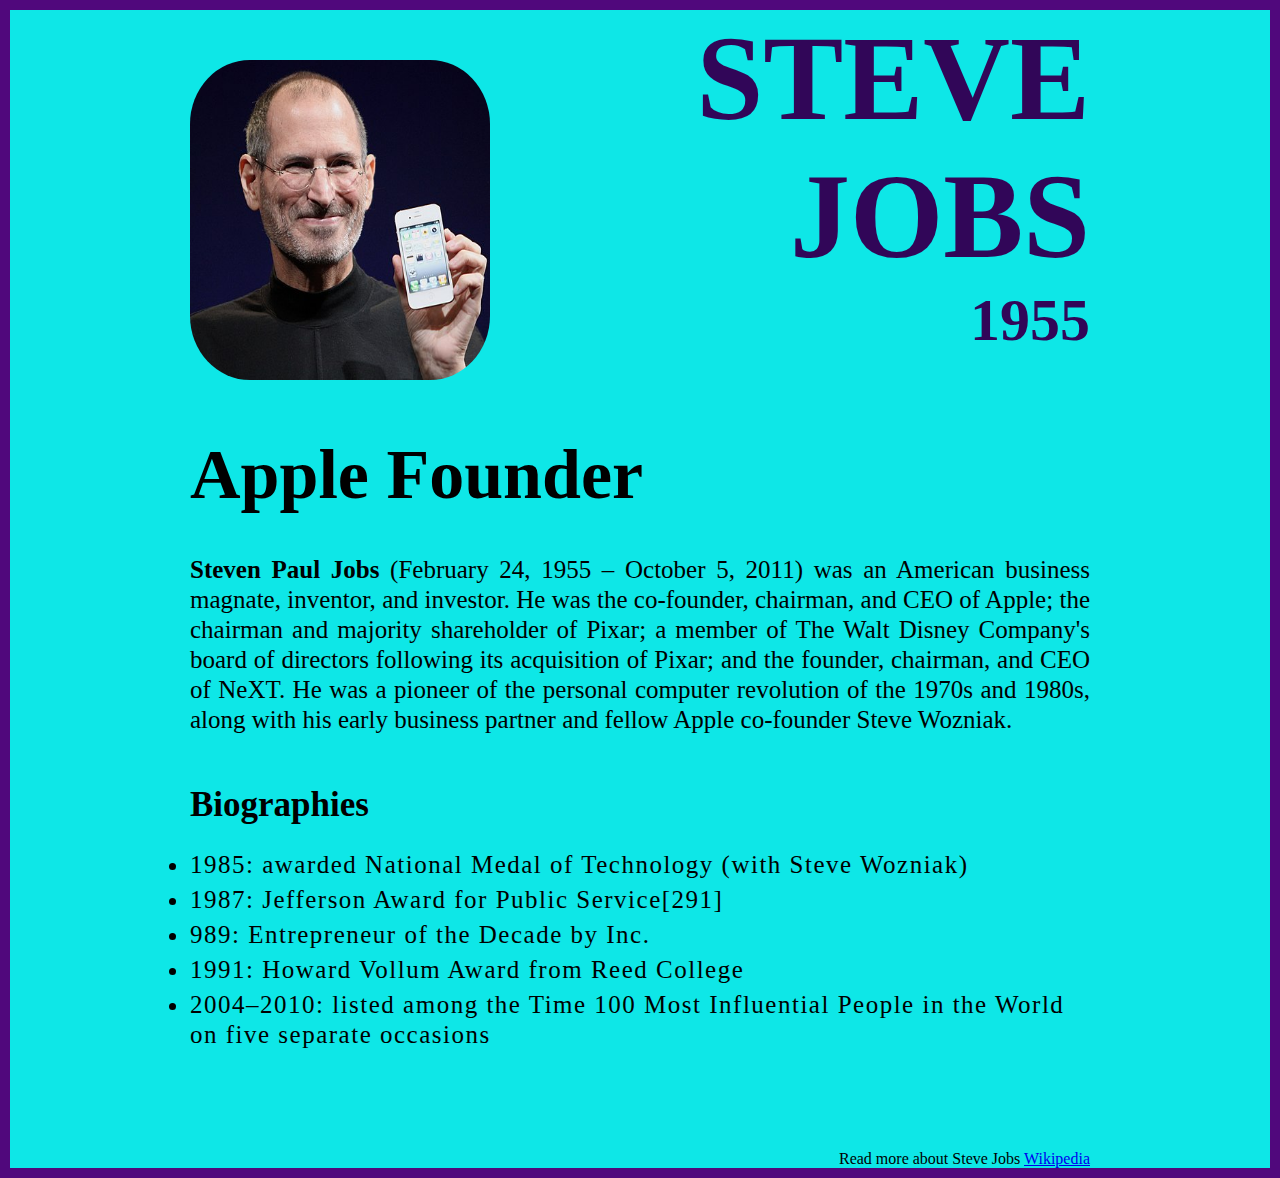
<file: Project-1-Tribute Web/index.html>
<!DOCTYPE html>
<html lang="en">

<head>
    <meta charset="UTF-8">



    <meta name="viewport" content="width=device-width, initial-scale=1.0">
    <title>The Tribute Website</title>
    <link rel="stylesheet" href="styles.css">

</head>


<body>


    <div class="container">
        <div class="content">
            <section class="top_section">
                <div class="image_container">
                    <img src="./Images/Steve_Jobs_Headshot_2010-CROP_(cropped_2).jpg" alt="stevejobs">
                </div>
                <div>
                    <h1>Steve Jobs</h1>
                    <h4>1955</h4>
                </div>
            </section>

            <section class="about_section">
                <h2>Apple Founder</h2>
                <p><b>Steven Paul Jobs</b> (February 24, 1955 – October 5, 2011) was an American business magnate,
                    inventor,
                    and investor. He was the co-founder, chairman, and CEO of Apple; the chairman and majority
                    shareholder of Pixar; a member of The Walt Disney Company's board of directors following its
                    acquisition of Pixar; and the founder, chairman, and CEO of NeXT. He was a pioneer of the personal
                    computer revolution of the 1970s and 1980s, along with his early business partner and fellow Apple
                    co-founder Steve Wozniak.

                </p>
            </section>

            <section class="biography_section">
                <h3>Biographies</h3>
                <ul>
                    <li>1985: awarded National Medal of Technology (with Steve Wozniak)</li>
                    <li>1987: Jefferson Award for Public Service[291]</li>
                    <li>989: Entrepreneur of the Decade by Inc.</li>
                    <li>1991: Howard Vollum Award from Reed College</li>
                    <li>2004–2010: listed among the Time 100 Most Influential People in the World on five separate
                        occasions</li>
                </ul>
            </section>

            <footer>
                <p>Read more about Steve Jobs <a
                        href="https://en.wikipedia.org/wiki/Steve_Jobs#References">Wikipedia</a></p>
            </footer>
        </div>
    </div>
</body>

</html>
</file>
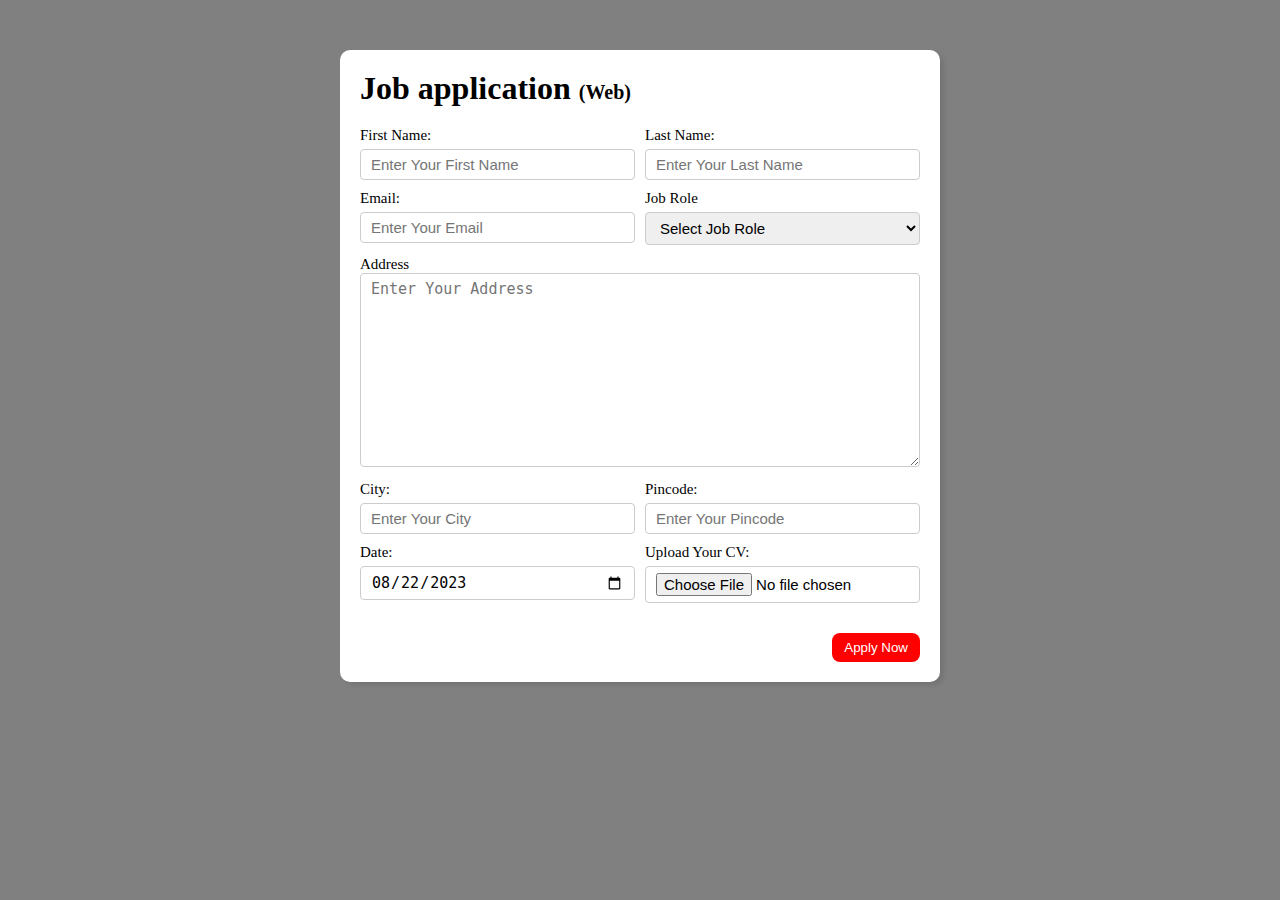
<file: Project-2-JobApplicationForm/index.html>
<!DOCTYPE html>
<html lang="en">

<head>
    <meta charset="UTF-8">
    <meta name="viewport" content="width=device-width, initial-scale=1.0">
    <title>Job Application Form</title>
    <link rel="stylesheet" href="styles.css">
</head>

<body>

    <div class="container">
        <div class="apply_box">
            <h1>Job application
                <span class="title_small">(Web)</span>
            </h1>

            <form action="">
                <div class="form_container">

                    <div class="form_control">
                        <label for="first_name">First Name:</label>
                            <input type="text" name="first_name" id="first_name" placeholder="Enter Your First Name">
                        
                    </div>

                    <div class="form_control">
                        <label for="last_name">Last Name:</label>
                            <input type="text" name="last_name" id="last_name" placeholder="Enter Your Last Name">
                        
                    </div>

                    <div class="form_control">
                        <label for="email">Email:</label>
                            <input type="text" name="email" id="email" placeholder="Enter Your Email">
                        
                    </div>

                    <div class="form_control">
                        <label for="job_role">Job Role</label>
                        <select name="job_role" id="job_role">
                            <option value="">Select Job Role</option>
                            <option value="frontend">Frontend Developer</option>
                            <option value="backend">Backend Developer</option>
                            <option value="full-stack">Full Stack Developer</option>
                            <option value="ui ux">UI UX Designer</option>
                        </select>
                    </div>

                    <div class="textarea_control">
                        <label for="address">Address</label>
                        <textarea name="address" id="address" cols="30" rows="10"
                            placeholder="Enter Your Address"></textarea>
                    </div>

                    <div class="form_control">
                        <label for="city">City:</label>
                            <input type="text" name="city" id="city" placeholder="Enter Your City">
                        
                    </div>
                    <div class="form_control">
                        <label for="pincode">Pincode:</label>
                            <input type="number" name="pincode" id="pincode" placeholder="Enter Your Pincode">
                        
                    </div>
                    <div class="form_control">
                        <label for="date">Date: </label>
                            <input value="2023-08-22" type="date" name="date" id="date">
                       
                    </div>
                    <div class="form_control">
                        <label for="uploac">Upload Your CV: </label>
                            <input type="file" name="uploac" id="upload">
                       
                    </div>

                    
                    
                </div>
                <div class="button_container">
                    <button type="submit">Apply Now</button>
                </div>
                
            </form>

            
        </div>
    </div>

</body>

</html>
</file>
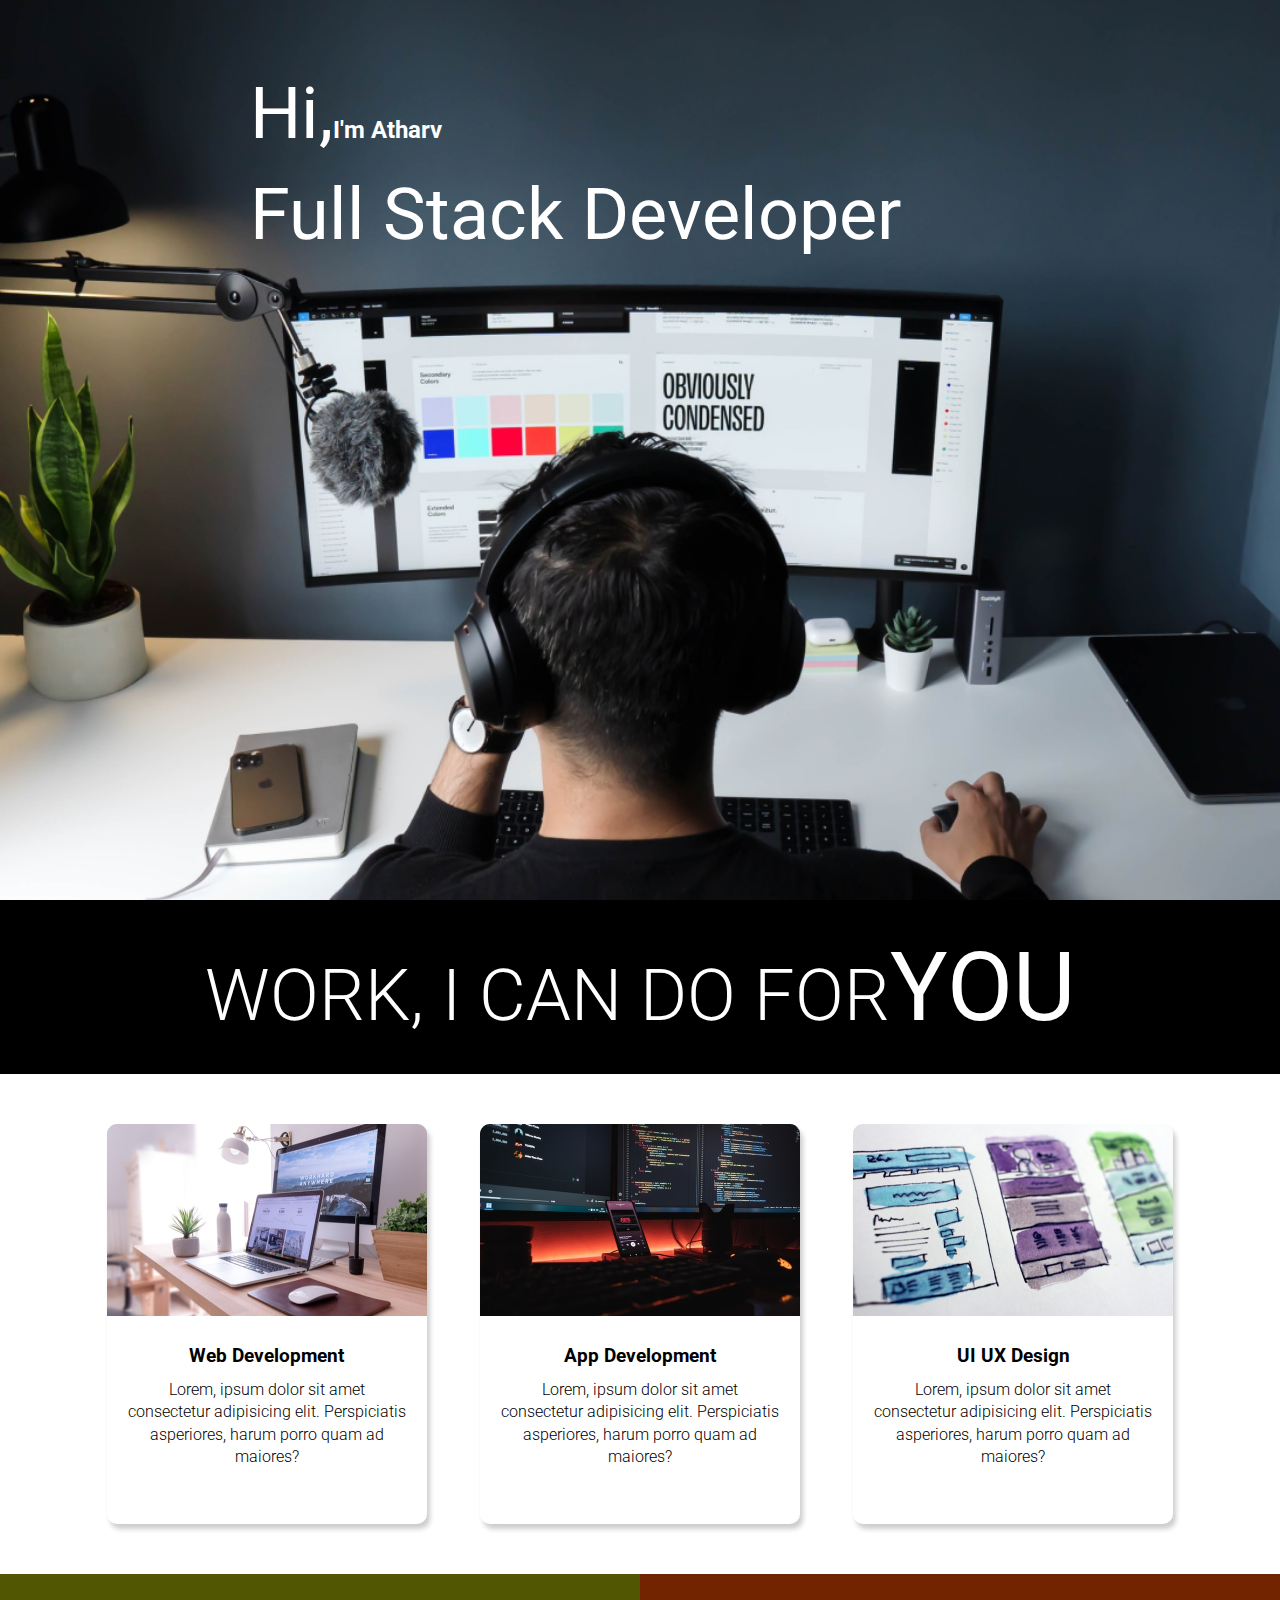
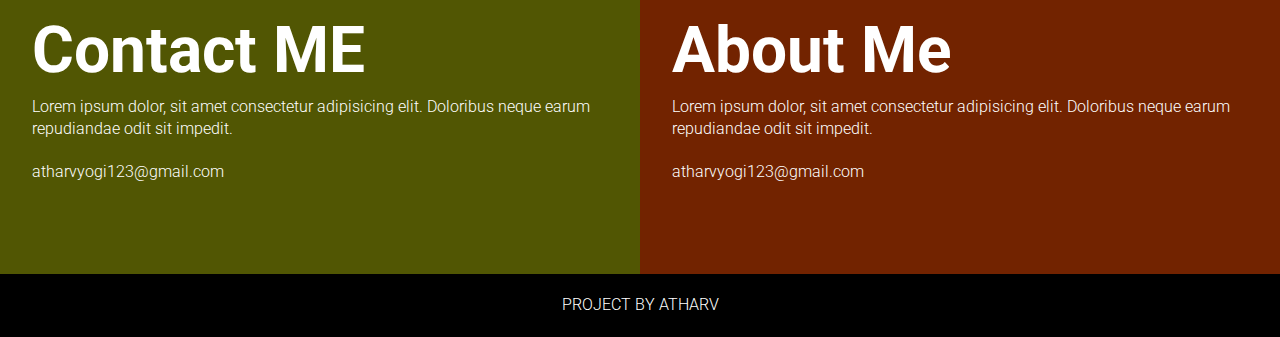
<file: Project-4-DeveloperLandingPage/index.html>
<!DOCTYPE html>
<html lang="en">

<head>
    <meta charset="UTF-8">
    <meta name="viewport" content="width=device-width, initial-scale=1.0">
    <title>Developer Landing Page</title>
    <link rel="stylesheet" href="styles.css">
</head>

<body>
    <section class="first">
        <div class="text_container">
            <h2><span class="lg_text">Hi,</span>I'm Atharv</h2>
            <h1 class="lg_text">Full Stack Developer</h1>
        </div>
    </section>

    <section class="black_box">
        <h2>WORK, I CAN DO FOR<span>YOU</span></h2>
    </section>

    <section class="work">
        <div class="grid_item">
            <div class="card">
                <div class="image_container">
                    <img src="images/web.png" alt="web development" srcset="">

                </div>
                <div class="card_content">
                    <h3>Web Development</h3>
                    <p>Lorem, ipsum dolor sit amet consectetur adipisicing elit. Perspiciatis asperiores, harum porro
                        quam
                        ad maiores?</p>
                </div>
            </div>
        </div>
        <div class="grid_item">
            <div class="card">
                <div class="image_container">
                    <img src="images/mobile.png" alt="app development" srcset="">

                </div>
                <div class="card_content">
                    <h3>App Development</h3>
                    <p>Lorem, ipsum dolor sit amet consectetur adipisicing elit. Perspiciatis asperiores, harum porro
                        quam
                        ad maiores?</p>
                </div>
            </div>
        </div>
        <div class="grid_item">
            <div class="card">
                <div class="image_container">
                    <img src="images/uiux.png" alt="uiux" srcset="">

                </div>
                <div class="card_content">
                    <h3>UI UX Design</h3>
                    <p>Lorem, ipsum dolor sit amet consectetur adipisicing elit. Perspiciatis asperiores, harum porro
                        quam
                        ad maiores?</p>
                </div>
            </div>
        </div>
    </section>

    <section class="bottom_section">
        <div class="contact">
            <h2>Contact ME</h2>
            <p>Lorem ipsum dolor, sit amet consectetur adipisicing elit. Doloribus neque earum repudiandae odit sit
                impedit.</p>
            <p>atharvyogi123@gmail.com</p>
        </div>
        <div class="about">
            <h2>About Me</h2>
            <p>Lorem ipsum dolor, sit amet consectetur adipisicing elit. Doloribus neque earum repudiandae odit sit
                impedit.</p>
            <p>atharvyogi123@gmail.com</p>
        </div>
    </section>

    <footer>Project By Atharv</footer>
</body>

</html>
</file>
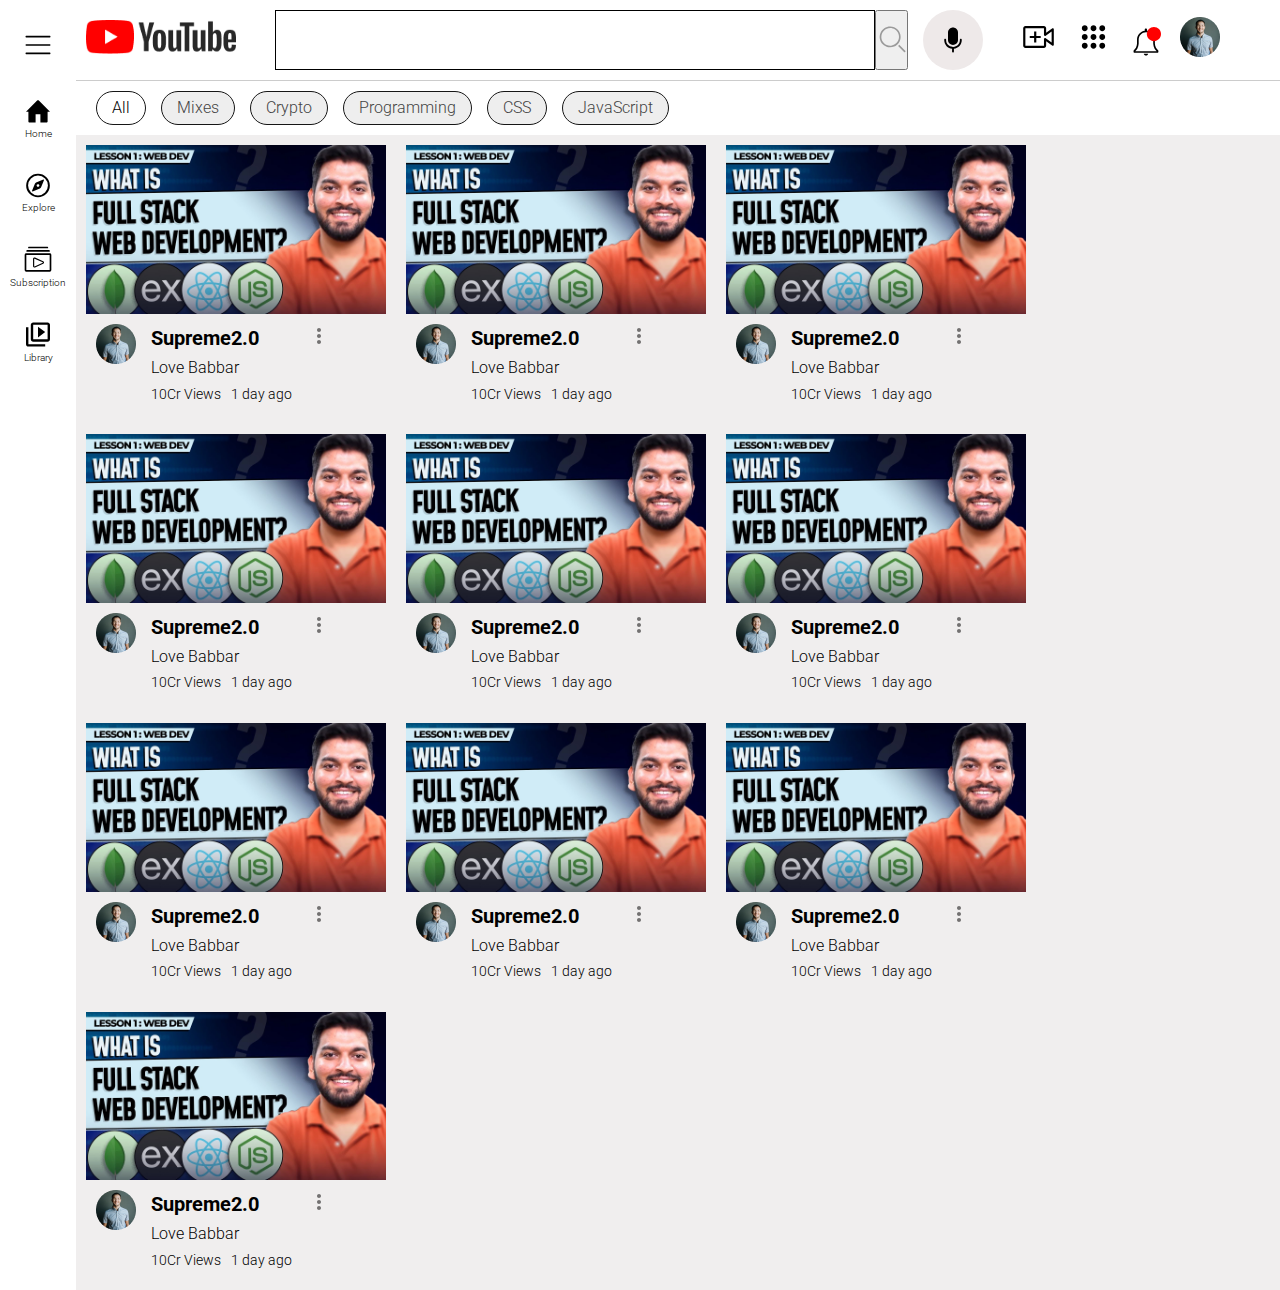
<file: Project-7-YoutubeClone/index.html>
<!DOCTYPE html>
<html lang="en">

<head>
    <meta charset="UTF-8">
    <meta name="viewport" content="width=device-width, initial-scale=1.0">
    <title>Youtube</title>
    <link rel="stylesheet" href="styles.css">
</head>

<body>

    <div class="container">
        <aside>
            <div class="bars">
                <img src="icons/bars.svg" alt="bars">
            </div>
            <div class="side-icons">
                <i>
                    <img src="icons/home.svg" alt="home">
                </i>
                <p>Home</p>

            </div>
            <div class="side-icons">
                <i>
                    <img src="icons/compass.svg" alt="home">
                </i>
                <p>Explore</p>

            </div>
            <div class="side-icons">
                <i>
                    <img src="icons/video-gallary.svg" alt="home">
                </i>
                <p>Subscription</p>

            </div>
            <div class="side-icons">
                <i>
                    <img src="icons/video-library.svg" alt="home">
                </i>
                <p>Library</p>

            </div>
        </aside>
        <div class="main-container">
            <header>
                <nav>
                    <div class="logo">
                        <img src="images/youtube-logo.png" alt="ytlogo">
                    </div>
                    <div class="center-nav">
                        <div class="search">
                            <input type="text">
                            <button>
                                <img src="icons/search.svg" alt="">
                            </button>
                        </div>
                        <div class="mic">
                            <img src="icons/mic.svg" alt="mic">
                        </div>
                    </div>
                    <div class="side-nav">
                        <i>
                            <img src="icons/video-add.svg" alt="">
                        </i>

                        <i>
                            <img src="icons/dot-grid.svg" alt="">
                        </i>

                        <i>
                            <img src="icons/bell.svg" alt="">
                            <i>
                                <img class="navimg" src="images/avatar.png " alt="">
                            </i>
                        </i>
                    </div>
                </nav>
                <div class="tags">
                    <div class="tag Dark">All</div>
                    <div class="tag light">Mixes</div>
                    <div class="tag light">Crypto</div>
                    <div class="tag light">Programming</div>
                    <div class="tag light">CSS</div>
                    <div class="tag light">JavaScript</div>
                </div>
            </header>
            <main>
                <div class="card-container">
                    <div class="card">
                        <img class="image" src="images/babbar.png" alt="thumbnail">


                        <div class="avatar-content">
                            <div class="avatar">
                                <img src="images/avatar.png" alt="">
                            </div>

                            <div class="content">
                                <h3 class="channel-name">Supreme2.0</h3>
                                <p>Love Babbar</p>
                                <div class="content-status">
                                    <p>10Cr Views</p>
                                    <p>1 day ago</p>
                                </div>
                            </div>
                            <div class="dots">
                                <img src="icons/dots.svg" alt="">
                            </div>
                        </div>
                    </div>
                    <div class="card">
                        <img class="image" src="images/babbar.png" alt="thumbnail">


                        <div class="avatar-content">
                            <div class="avatar">
                                <img src="images/avatar.png" alt="">
                            </div>

                            <div class="content">
                                <h3 class="channel-name">Supreme2.0</h3>
                                <p>Love Babbar</p>
                                <div class="content-status">
                                    <p>10Cr Views</p>
                                    <p>1 day ago</p>
                                </div>
                            </div>
                            <div class="dots">
                                <img src="icons/dots.svg" alt="">
                            </div>
                        </div>
                    </div>
                    <div class="card">
                        <img class="image" src="images/babbar.png" alt="thumbnail">


                        <div class="avatar-content">
                            <div class="avatar">
                                <img src="images/avatar.png" alt="">
                            </div>

                            <div class="content">
                                <h3 class="channel-name">Supreme2.0</h3>
                                <p>Love Babbar</p>
                                <div class="content-status">
                                    <p>10Cr Views</p>
                                    <p>1 day ago</p>
                                </div>
                            </div>
                            <div class="dots">
                                <img src="icons/dots.svg" alt="">
                            </div>
                        </div>
                    </div>
                    <div class="card">
                        <img class="image" src="images/babbar.png" alt="thumbnail">


                        <div class="avatar-content">
                            <div class="avatar">
                                <img src="images/avatar.png" alt="">
                            </div>

                            <div class="content">
                                <h3 class="channel-name">Supreme2.0</h3>
                                <p>Love Babbar</p>
                                <div class="content-status">
                                    <p>10Cr Views</p>
                                    <p>1 day ago</p>
                                </div>
                            </div>
                            <div class="dots">
                                <img src="icons/dots.svg" alt="">
                            </div>
                        </div>
                    </div>
                    <div class="card">
                        <img class="image" src="images/babbar.png" alt="thumbnail">


                        <div class="avatar-content">
                            <div class="avatar">
                                <img src="images/avatar.png" alt="">
                            </div>

                            <div class="content">
                                <h3 class="channel-name">Supreme2.0</h3>
                                <p>Love Babbar</p>
                                <div class="content-status">
                                    <p>10Cr Views</p>
                                    <p>1 day ago</p>
                                </div>
                            </div>
                            <div class="dots">
                                <img src="icons/dots.svg" alt="">
                            </div>
                        </div>
                    </div>
                    <div class="card">
                        <img class="image" src="images/babbar.png" alt="thumbnail">


                        <div class="avatar-content">
                            <div class="avatar">
                                <img src="images/avatar.png" alt="">
                            </div>

                            <div class="content">
                                <h3 class="channel-name">Supreme2.0</h3>
                                <p>Love Babbar</p>
                                <div class="content-status">
                                    <p>10Cr Views</p>
                                    <p>1 day ago</p>
                                </div>
                            </div>
                            <div class="dots">
                                <img src="icons/dots.svg" alt="">
                            </div>
                        </div>
                    </div>
                    <div class="card">
                        <img class="image" src="images/babbar.png" alt="thumbnail">


                        <div class="avatar-content">
                            <div class="avatar">
                                <img src="images/avatar.png" alt="">
                            </div>

                            <div class="content">
                                <h3 class="channel-name">Supreme2.0</h3>
                                <p>Love Babbar</p>
                                <div class="content-status">
                                    <p>10Cr Views</p>
                                    <p>1 day ago</p>
                                </div>
                            </div>
                            <div class="dots">
                                <img src="icons/dots.svg" alt="">
                            </div>
                        </div>
                    </div>
                    <div class="card">
                        <img class="image" src="images/babbar.png" alt="thumbnail">


                        <div class="avatar-content">
                            <div class="avatar">
                                <img src="images/avatar.png" alt="">
                            </div>

                            <div class="content">
                                <h3 class="channel-name">Supreme2.0</h3>
                                <p>Love Babbar</p>
                                <div class="content-status">
                                    <p>10Cr Views</p>
                                    <p>1 day ago</p>
                                </div>
                            </div>
                            <div class="dots">
                                <img src="icons/dots.svg" alt="">
                            </div>
                        </div>
                    </div>
                    <div class="card">
                        <img class="image" src="images/babbar.png" alt="thumbnail">


                        <div class="avatar-content">
                            <div class="avatar">
                                <img src="images/avatar.png" alt="">
                            </div>

                            <div class="content">
                                <h3 class="channel-name">Supreme2.0</h3>
                                <p>Love Babbar</p>
                                <div class="content-status">
                                    <p>10Cr Views</p>
                                    <p>1 day ago</p>
                                </div>
                            </div>
                            <div class="dots">
                                <img src="icons/dots.svg" alt="">
                            </div>
                        </div>
                    </div>
                    <div class="card">
                        <img class="image" src="images/babbar.png" alt="thumbnail">


                        <div class="avatar-content">
                            <div class="avatar">
                                <img src="images/avatar.png" alt="">
                            </div>

                            <div class="content">
                                <h3 class="channel-name">Supreme2.0</h3>
                                <p>Love Babbar</p>
                                <div class="content-status">
                                    <p>10Cr Views</p>
                                    <p>1 day ago</p>
                                </div>
                            </div>
                            <div class="dots">
                                <img src="icons/dots.svg" alt="">
                            </div>
                        </div>
                    </div>
                </div>
            </main>

        </div>


    </div>

</body>

</html>
</file>
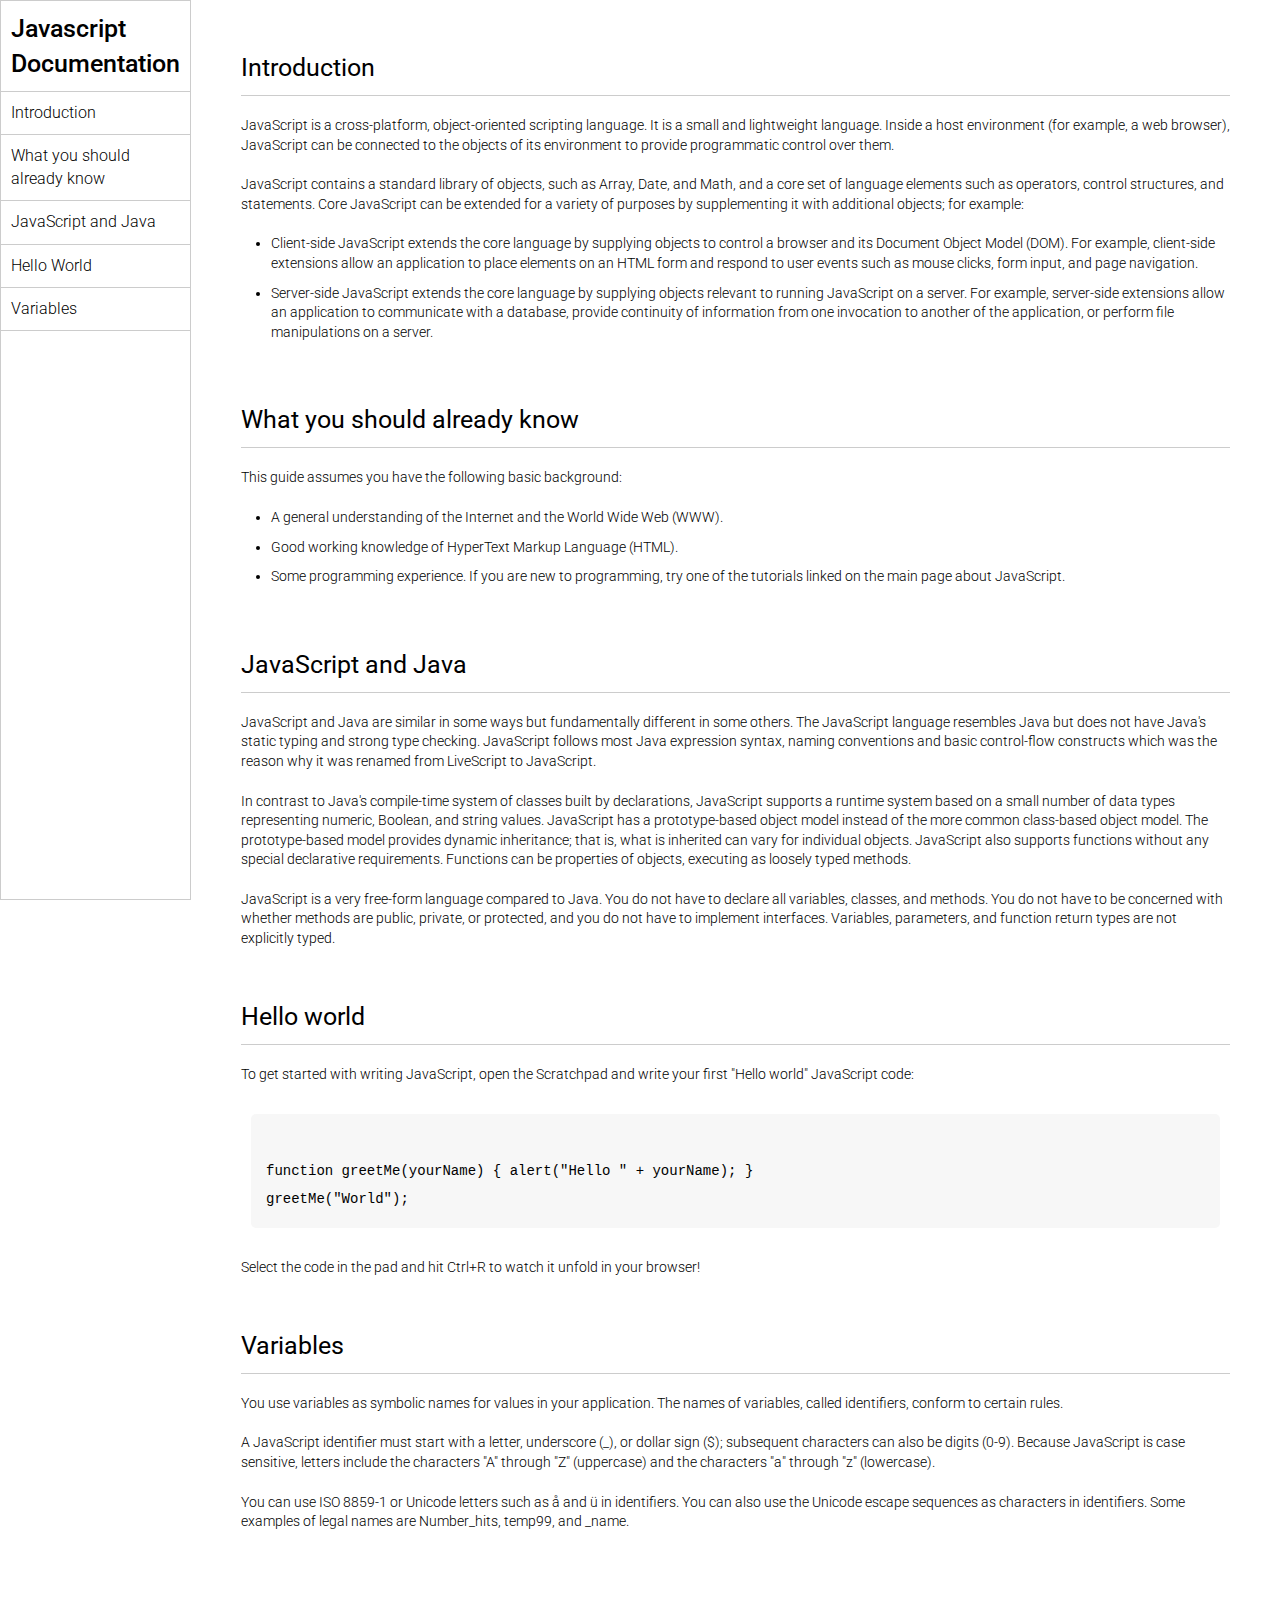
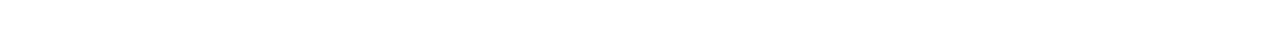
<file: Project-8-DocumentationWebsite/index.html>
<!DOCTYPE html>
<html lang="en">
<head>
    <meta charset="UTF-8">
    <meta name="viewport" content="width=device-width, initial-scale=1.0">
    <title>Documentation Website</title>
    <link rel="stylesheet" href="style.css">
</head>
<body>
    <header>
        <nav>
            <h1>Javascript Documentation</h1>

            <ul>
                <a href="#Introduction"><li>Introduction</li></a>
                <a href="#What_you_should_already_know"><li>What  you should already know</li></a>
                <a href="#JavaScript_and_already_know"><li>JavaScript and Java</li></a>
                <a href="#Hello_world"><li>Hello World</li></a>
                <a href="#Variables"><li>Variables</li></a>
            </ul>
        </nav>
    </header>
    <main>
        <section id="Introduction">
            <h2>Introduction</h2>
            <article>
                <p> JavaScript is a cross-platform, object-oriented scripting language.
                    It is a small and lightweight language. Inside a host environment
                    (for example, a web browser), JavaScript can be connected to the
                    objects of its environment to provide programmatic control over
                    them.</p>

                    <p>
                        JavaScript contains a standard library of objects, such as Array,
                        Date, and Math, and a core set of language elements such as
                        operators, control structures, and statements. Core JavaScript can
                        be extended for a variety of purposes by supplementing it with
                        additional objects; for example:
                      </p>

                      <ul>
                        <li>
                          Client-side JavaScript extends the core language by supplying
                          objects to control a browser and its Document Object Model (DOM).
                          For example, client-side extensions allow an application to place
                          elements on an HTML form and respond to user events such as mouse
                          clicks, form input, and page navigation.
                        </li>
                        <li>
                          Server-side JavaScript extends the core language by supplying
                          objects relevant to running JavaScript on a server. For example,
                          server-side extensions allow an application to communicate with a
                          database, provide continuity of information from one invocation to
                          another of the application, or perform file manipulations on a
                          server.
                        </li>
                      </ul>
            </article>
        </section>
        <section id="What_you_should_already_know">
            <h2>What you should already know</h2>
            <article>
              <p>This guide assumes you have the following basic background:</p>
    
              <ul>
                <li>
                  A general understanding of the Internet and the World Wide Web
                  (WWW).
                </li>
                <li>Good working knowledge of HyperText Markup Language (HTML).</li>
                <li>
                  Some programming experience. If you are new to programming, try
                  one of the tutorials linked on the main page about JavaScript.
                </li>
              </ul>
            </article>
          </section>
          <section id="JavaScript_and_Java">
            <h2>JavaScript and Java</h2>
            <article>
              <p>
                JavaScript and Java are similar in some ways but fundamentally
                different in some others. The JavaScript language resembles Java but
                does not have Java's static typing and strong type checking.
                JavaScript follows most Java expression syntax, naming conventions
                and basic control-flow constructs which was the reason why it was
                renamed from LiveScript to JavaScript.
              </p>
    
              <p>
                In contrast to Java's compile-time system of classes built by
                declarations, JavaScript supports a runtime system based on a small
                number of data types representing numeric, Boolean, and string
                values. JavaScript has a prototype-based object model instead of the
                more common class-based object model. The prototype-based model
                provides dynamic inheritance; that is, what is inherited can vary
                for individual objects. JavaScript also supports functions without
                any special declarative requirements. Functions can be properties of
                objects, executing as loosely typed methods.
              </p>
              <p>
                JavaScript is a very free-form language compared to Java. You do not
                have to declare all variables, classes, and methods. You do not have
                to be concerned with whether methods are public, private, or
                protected, and you do not have to implement interfaces. Variables,
                parameters, and function return types are not explicitly typed.
              </p>
            </article>
          </section>
          <section id="Hello_world">
            <h2>Hello world</h2>
            <article>
              To get started with writing JavaScript, open the Scratchpad and write
              your first "Hello world" JavaScript code:
              <code>
                function greetMe(yourName) { alert("Hello " + yourName); }
                greetMe("World");
              </code>
    
              Select the code in the pad and hit Ctrl+R to watch it unfold in your
              browser!
            </article>
          </section>
          <section id="Variables">
            <h2>Variables</h2>
            <article>
              <p>
                You use variables as symbolic names for values in your application.
                The names of variables, called identifiers, conform to certain
                rules.
              </p>
              <p>
                A JavaScript identifier must start with a letter, underscore (_), or
                dollar sign ($); subsequent characters can also be digits (0-9).
                Because JavaScript is case sensitive, letters include the characters
                "A" through "Z" (uppercase) and the characters "a" through "z"
                (lowercase).
              </p>
              <p>
                You can use ISO 8859-1 or Unicode letters such as å and ü in
                identifiers. You can also use the Unicode escape sequences as
                characters in identifiers. Some examples of legal names are
                Number_hits, temp99, and _name.
              </p>
            </article>
          </section>
    </main>
</body>
</html>
</file>
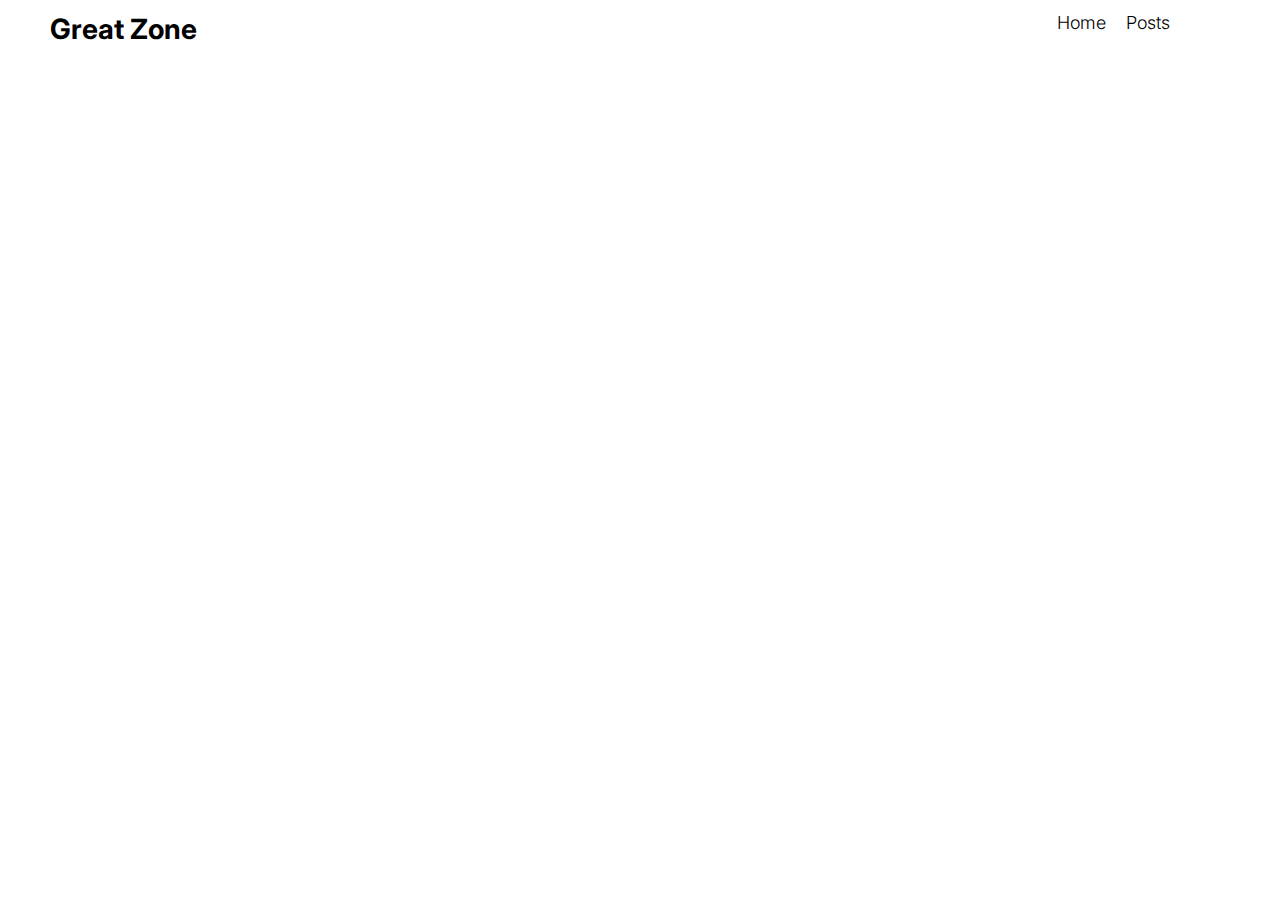
<file: Project-9-BlogWebsite/post.html>
<!DOCTYPE html>
<html lang="en">

<head>
    <meta charset="UTF-8">
    <meta name="viewport" content="width=device-width, initial-scale=1.0">
    <title>Post Page | Blog Website</title>
    <link rel="stylesheet" href="style.css">

</head>

<body>
    <header>
        <nav>
            <h1>Great Zone</h1>
            <ul>
                <li>Home</li>
                <li>Posts</li>
                <li>
                    <i class="fa fa-instagram"></i>
                </li>
                <li>
                    <i class="fa fa-twitter"></i>
                </li>
                <li>
                    <i class="fa fa-linkedin"></i>
                </li>

            </ul>
        </nav>
    </header>
    <main>
        
    </main>

</body>

</html>
</file>
<file: Project-1-Tribute Web/styles.css>
*{
    margin: 0%;
    padding: 0%;
    box-sizing: border-box;
}


.container{
    background-color: rgb(14, 231, 231);
    height: 100%;
    border: 10px solid rgb(80, 8, 124);
}


.content{
    max-width: 900px;
    margin: 0 auto;

}



.image_container, img{
    border-radius: 20%;
    height: 320px;
    width: 300px;
    margin-top:25px ;
}

.top_section{
    display: flex;
    justify-content: space-between;
    text-align: end;
    align-items: end;
    font-size:60px;
    font-weight: bold;
    color: rgb(49, 6, 88);
    text-transform: uppercase;
}


.about_section{
    margin-top: 80px;
    text-align: justify;
}

.about_section h2{
    font-size: 70px;
    font-weight: bold;
    margin-bottom: 40px;

}

.about_section p{
    font-size: 25px;
    line-height: 30px;
}



.biography_section{
    margin: 50px 0px;
}

.biography_section h3{
    font-size: 35px;
}


.biography_section ul{
    margin-top: 25px;
    font-size: 25px;
    line-height: 30px;
    letter-spacing: 1.5px;
}

.biography_section li{
    margin-bottom:5px ;
}


footer{
    margin-top: 100px;
}

footer p{
    text-align: end;
}
</file>
<file: Project-2-JobApplicationForm/styles.css>
*{
    margin: 0;
    padding: 0;

    box-sizing: border-box;
    
}
body{
    background-color: grey;
}


.container{
    max-width: 900px;
    margin: 0 auto;
}


.apply_box{
    max-width:600px ;
    padding: 20px;
    background-color: white;
    margin: 0 auto;
    margin-top: 50px;
    box-shadow: 4px 3px 5px rgb(1,1,1,0.1);
    border-radius: 10px;
}

.title_small{

    font-size: 20px;

}




.form_container{
    margin-top: 20px;
    display: grid;
    grid-template-columns: repeat(auto-fit,minmax(200px,1fr));
    grid-gap: 10px;
}




.form_control{
    display: flex;
    flex-direction: column;
}


label{
    font-size: 15px;
    margin-bottom: 5px;
}

input, select, textarea{
    padding:6px 10px;
    border:1px solid #ccc;
    border-radius:4px ;
    font-size: 15px;


}

input:focus{
    outline-color: red;
}

.button_container{
    display: flex;
    justify-content: end;
    margin-top: 30px;
}


button{
    background-color: red;
    border: transparent solid 2px;
    padding: 5px 10px;
    color: white;
    border-radius: 8px;
}

button:hover{
    background-color: grey;
    border: 2px solid red;
    color:black;
    cursor:pointer;
}


.textarea_control{
    grid-column: 1/ span 2;
}
.textarea_control textarea{
    width: 100%;
}

@media (max-width: 460px){

    .textarea_control{
        grid-column:1/span 1
    }
    
}
</file>
<file: Project-4-DeveloperLandingPage/styles.css>
@import url('https://fonts.googleapis.com/css2?family=Roboto:ital,wght@0,100;0,300;0,400;0,500;0,700;0,900;1,100;1,300;1,400;1,500;1,700;1,900&display=swap');
* {
  margin: 0px;
  padding: 0px;
  box-sizing: border-box;
}

html,
body {
  line-height: 1.4;
  font-weight: 300;
  font-family: Roboto, sans-serif;
}

.first {
  background-image: url(images/image1.png);
  min-height: 100vh;
  background-position: center;
  background-size: cover;
  background-repeat: no-repeat;
}

.text_container {
  color: white;
  max-width: 900px;
  margin: 0 auto;
  padding-top: 64px;

  padding-left: 60px;
}

.lg_text {
  font-size: 72px;
  font-weight: 400;
}

.black_box {
  background-color: #000;
  padding: 20px;
}

.black_box h2 {
  font-size: 72px;
  color: white;
  text-align: center;
  font-weight: 300;
}

.black_box h2 span {
  font-weight: 400;
  font-size: 96px;
}

.work {
  display: grid;
  grid-template-columns: repeat(auto-fit, minmax(320px, 1fr));
  grid-gap: 20px;
  max-width: 1100px;
  margin:  50px auto;

}

.grid_item {
  display: flex;
  justify-content: center;
  align-items: center;
}
.card {
  max-width: 320px;
  height: 400px;
  border-radius: 10px;
  box-shadow: 3px 5px 5px rgba(1, 1, 1, 0.2);
  transition: 0.2s ease-in-out;
}

.card_content{
  text-align: center;
    padding: 20px;
}

.card:hover{
    transform: scale(1.04);
  box-shadow: 3px 5px 5px rgba(1, 1, 1, 0.3);
  transition: 0.2s ease-in-out; 

}

.card_content h3{
    margin-bottom: 10px;

}

.bottom_section{
  display: flex;
}

.contact{
  background-color: #515603;
}
.about{
  background-color: #722300;

}

.contact, .about{
min-height: 300px;
padding: 32px;
color: white;

}
.contact h2, .about h2{
font-size: 64px;  
font-weight: 300px;

}
.contact p, .about p{
  margin-bottom: 20px;


}


footer{
  text-align: center;
  text-transform: uppercase;
  background-color:#000 ;
  padding: 20px;
  color: white;
}

@media (max-width: 786px) {
  
  .first{
    min-height: 50vh;

  }

  .text_container{
    padding: 10px 0;
    text-align: center;
  }
  
  .lg_text{
    font-size: 32px;
  }

  .black_box h2{
    font-size: 24px;
    
  }
  
  .black_box h2 span{
    font-weight: 400;
    font-size: 32px;
  }
  .bottom_section{
    flex-direction: column;
  }
  h1{
    font-size: 32px;
  }
 .about h2, .contact h2{
  font-size: 32px;
 }

}
</file>
<file: Project-7-YoutubeClone/styles.css>
@import url('https://fonts.googleapis.com/css2?family=Roboto:ital,wght@0,100;0,300;0,400;0,500;0,700;0,900;1,100;1,300;1,400;1,500;1,700;1,900&display=swap');

  *{
    margin: 0;
    padding: 0;
    box-sizing: border-box;
  }

  html, body{
    font-family: "Roboto", sans-serif;
    font-weight: 300;
    line-height: 1.4;
    scroll-behavior: smooth;
  }


  nav{
    display: flex;
    justify-content: space-between;
    align-items: center;
    padding: 10px;
  }

  .logo img{
    width: 150px;
    height: auto;
  }

.center-nav{
    display: flex;
}

.search{
    display: flex;
}

.search input{
    min-width: 600px;
    padding: 10px 20px;
    border: 0.5px solid ;
}


.mic{
    padding: 15px;
    border-radius:50% ;
    background:#eee9e9;
    display: grid;
    place-items: center;
    margin-left: 15px;
}

.mic img{
    width: 30px;
}

.navimg{
  padding-left: 15px;
}

.side-nav{
    display: flex;
    align-items: center;
    justify-content: center;
    gap: 20px;
    margin-right: 50px;
}


.tags{
    display: flex;
    padding: 10px 20px;
    gap: 15px;
    border-top: 1px solid #ccc;
}

.tag{
    padding: 5px 15px;
    border-radius: 20px;
    border: 1px solid rgb(22,22,22);


}

.dark{
    background: #000;
    color: white;
}

.light{
 background-color: rgb(238,238,238);
 color:rgb(67,67,67);
}

.container{
  display: flex;

}

aside{
  padding: 10px;
  display: flex;
  flex-direction: column;
  align-items: center;
  gap: 30px;
   
}

.side-icons{

  display: flex;
  flex-direction: column;
  align-items: center;
  justify-content: center;

}

.side-icons img{
  width: 30px;
}

.side-icons p{
  font-size: 10px;
  margin-top: -5px;
}


.bars{
  margin-top: 20px;
}

.main-container{
  width: 100%;
}


main{
  min-height: 100vh;
  background: rgb(240,238,238);

  
}

.card-container{
  display: flex;
  flex-wrap: wrap;

}
.card {
  padding: 10px;
  max-width: 320px;
  display: flex;
  flex-direction: column;
}

.image{
  width: 300px;
}

.avatar-content{
  padding: 10px;
  display: flex;
  gap: 15px;
   
}

.card h3{
  font-size: 20px;
}


.content{
  display: flex;
  flex-direction: column;
  gap: 5px;
}

.channel-name{
  font-size: 16px;
  font-weight: bold;

}

.content-status{
  display: flex;
  font-size: 14px;
  gap: 10px;

}
</file>
<file: Project-8-DocumentationWebsite/style.css>
@import url("https://fonts.googleapis.com/css2?family=Roboto:ital,wght@0,100;0,300;0,400;0,500;0,700;0,900;1,100;1,300;1,400;1,500;1,700;1,900&display=swap");

* {
  margin: 0;
  padding: 0;
  box-sizing: border-box;
}

html,
body {
  font-family: "Roboto", sans-serif;
  font-weight: 300;
  line-height: 1.4;
  scroll-behavior: smooth;
}

a {
  text-decoration: none;
}

body {
  display: flex;
}

header {
  border: 1px solid #ccc;
  height: 100vh;
}

nav h1 {
  font-size: 25px;
  font-weight: 500;
  padding: 10px;
  border-bottom: 1px solid #ccc;
}

nav ul {
  list-style: none;
}

nav ul li {
  border-bottom: 1px solid #ccc;
  padding: 10px;
  color: black;
}

nav ul li:hover {
  background: #ccc;
  transition: 0.3s ease-in-out;
}

/* Main Section */

main {
  padding: 50px;
  max-width: 1200px;
}

section {
  margin-bottom: 50px;
}

section article {
  font-size: 14px;
  display: flex;
  flex-direction: column;
  gap: 20px;
}

section h2 {
    padding-bottom: 10px;
    font-size: 25px;
    font-weight:400 ;
    border-bottom: 1px solid #ccc;
    margin-bottom: 20px;

}

section article ul {
    margin-left: 30px;
}

section article ul li{
    margin-bottom: 10px;
}

code{
   white-space: pre-line;    
   line-height: 2;
   background: #f7f7f7;
   padding: 15px;
   margin: 10px;
   border-radius: 5px;
}


@media (max-width:480px) {

    body{
        flex-direction: column;
    }

    header{
        height: 200px;
        overflow: hidden;
        overflow-y: scroll;
    }
    
}
</file>
<file: Project-9-BlogWebsite/style.css>
@import url('https://fonts.googleapis.com/css2?family=Inter:wght@100;200;300;400;500;600&family=Roboto:ital,wght@0,100;0,300;0,400;0,500;0,700;0,900;1,100;1,300;1,400;1,500;1,700;1,900&display=swap');

*{
    margin: 0;
    padding: 0;
    box-sizing: border-box;
}

html{
    font-size: 62.5%;
}

html, body{
    font-family: "Inter", sans-serif;
    font-weight: 300;
    line-height: 1.4;
    scroll-behavior: smooth;
}


body{
    font-size: 1.4rem;
}


header{
    position: sticky;
    top: 0;
    background: white;
}

nav{
    padding: 1rem;
    max-width: 1200px;
    margin: 0 auto;
    display: flex;
    justify-content: space-between;

}

ul{
    list-style: none;
}

nav ul{
    display: flex;
    gap: 2rem;
}

nav ul li{
    font-size: 1.8rem;
}


nav ul li:hover{
    border-bottom: yellow 2px solid ;
}

nav i{
    font-size: 2.5rem;
}

main{
    max-width: 1200px;
}

/* Hero Section */

#hero{
    display: flex;
    justify-content: space-between;
    align-items: center;
}

.hero_content h1{
    font-size: 6rem;
    line-height: 1.2;
   
}

.hero_content h4{
    font-size: 2.5rem;
    font-weight:300;

}


.hero_image img{
    border-radius: 5rem;
}
</file>
